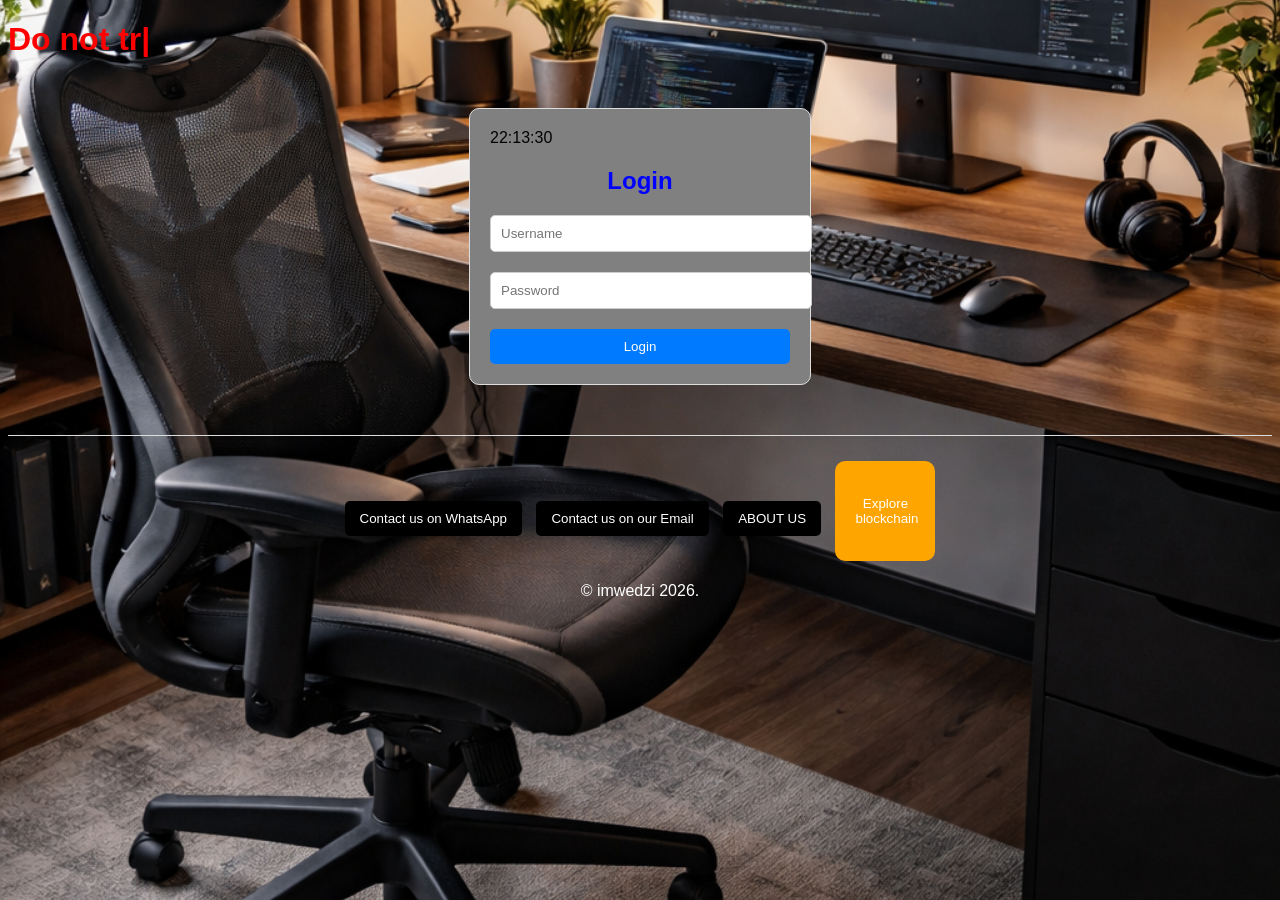
<file: index.html>
<!DOCTYPE html>
<html lang="en">
    <head>
        <meta charset="UTF-8">
        <meta name="viewport" content="width=device-width,initial-scale=1">
        <meta name="author" content="israel Mwedzi">
        <meta name="keywords" content="Israel Mwedzi">
          <meta name="description" content="VELOXA DIGITAL ">
        <meta name="title" content="VELOXA DIGITAL">
        
  <title> VELOXA DIGITAL</title>

  <link rel="canonical" href="https://israelmwedzi.github.io/www.co.zw/">
        </head>
        <link rel="stylesheet" href="index.css">
    <link rel="stylesheet" href="https://www.w3schools.com/w3css/5/w3.css">
       
       
    </head>
    <body>

 <!-- <div class="fullscreen">-->
    
        <div class="Welcome">
            <h1 id="header-text" style="color:red;"><b><i></i></b></h1>
        </div>

        <div class="login-container">
            <div id="root"></div>
            <h2 style="color:blue;">Login</h2>
            <div class="error-message" id="error-message">Invalid username or password</div>
            <form id="login-form">
                <input type="text" id="username" placeholder="Username" required>
                <input type="password" id="password" placeholder="Password" required>
                <button type="submit">Login</button>
            </form>
        </div>

        <footer>
            <div id="contact">
                <button id="WhatsApp"><a href="https://wa.me/+263773623932">Contact us on WhatsApp</a></button>
                <button id="email"><a href="mailto:israelmwedzi28@gmail.com">Contact us on our Email</a></button>
                <button id="about" onclick="about()">ABOUT US</button>

                <button id="blockchain" onclick="window.location.href=`https://www.blockchain.com/explorer`;">Explore blockchain</button>
            </div>
            <p style="color:white;">&copy; imwedzi 2026.</p>
             <script src="index.js"></script>
        
        </footer>
</file>
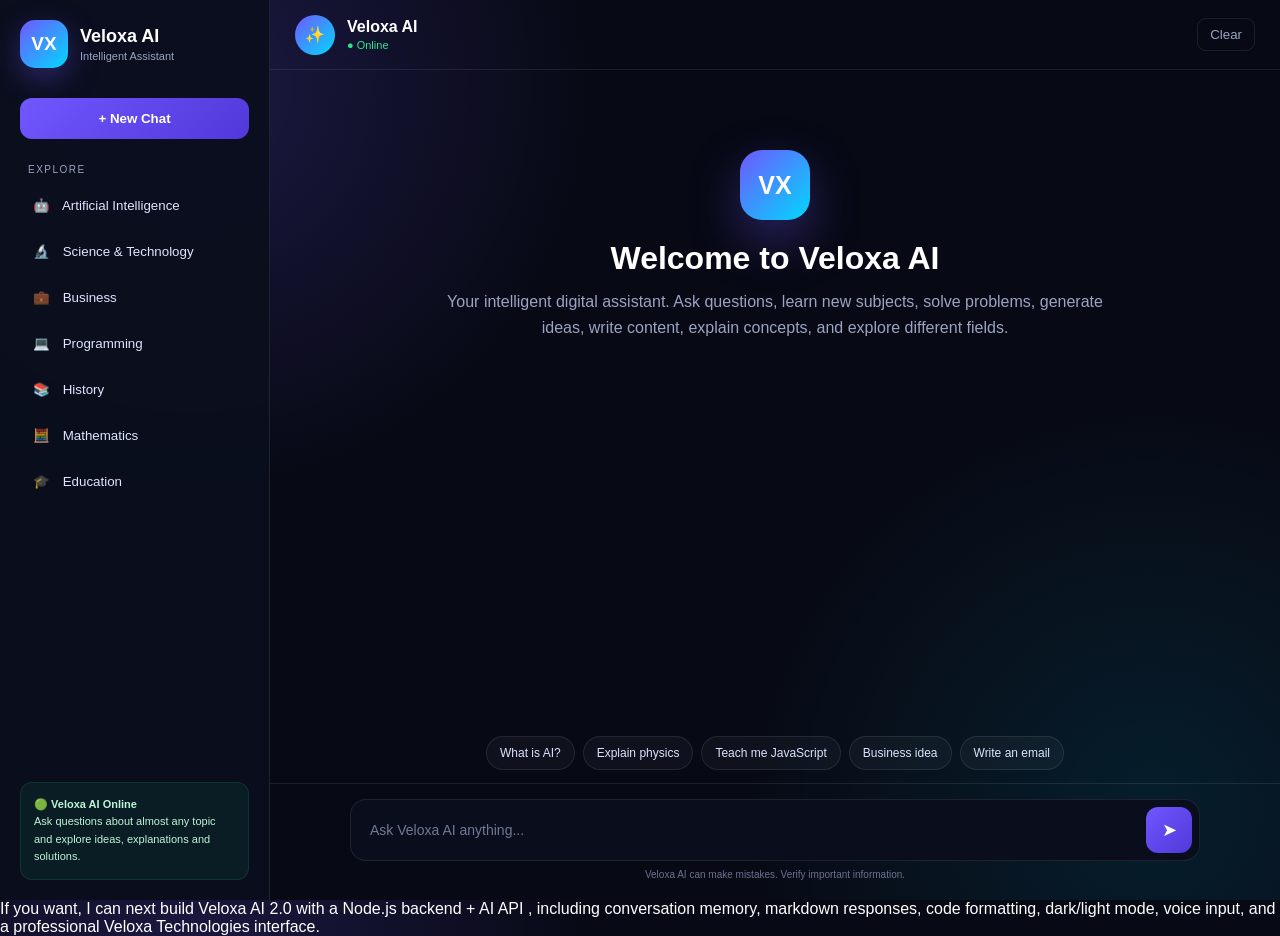
<file: ai.html>
<!DOCTYPE html>
<html lang="en">
<head>
  <meta charset="UTF-8">
  <meta name="viewport" content="width=device-width, initial-scale=1.0">

  <title>Veloxa AI</title>

  <style>
    * {
      margin: 0;
      padding: 0;
      box-sizing: border-box;
    }

    :root {
      --primary: #7057ff;
      --primary-dark: #5038d9;
      --secondary: #00d9ff;
      --bg: #070914;
      --panel: #0e1222;
      --panel2: #171c31;
      --text: #ffffff;
      --muted: #9ba4c2;
      --border: rgba(255,255,255,0.09);
      --green: #2ee68a;
    }

    body {
      font-family: Arial, Helvetica, sans-serif;
      background:
        radial-gradient(
          circle at 15% 10%,
          rgba(112,87,255,0.20),
          transparent 30%
        ),
        radial-gradient(
          circle at 90% 90%,
          rgba(0,217,255,0.10),
          transparent 30%
        ),
        var(--bg);

      color: var(--text);
      height: 100vh;
      overflow: hidden;
    }

    /* =========================
       APP
    ========================= */

    .app {
      height: 100vh;
      display: grid;
      grid-template-columns: 270px 1fr;
    }

    /* =========================
       SIDEBAR
    ========================= */

    .sidebar {
      background: rgba(10,14,29,0.95);
      border-right: 1px solid var(--border);
      padding: 20px;
      display: flex;
      flex-direction: column;
    }

    .logo-area {
      display: flex;
      align-items: center;
      gap: 12px;
      margin-bottom: 30px;
    }

    .logo {
      width: 48px;
      height: 48px;
      border-radius: 15px;

      display: flex;
      justify-content: center;
      align-items: center;

      font-size: 19px;
      font-weight: bold;

      background:
        linear-gradient(
          135deg,
          var(--primary),
          var(--secondary)
        );

      box-shadow:
        0 10px 30px rgba(112,87,255,0.35);
    }

    .logo-text h1 {
      font-size: 18px;
    }

    .logo-text p {
      color: var(--muted);
      font-size: 11px;
      margin-top: 3px;
    }

    .new-chat {
      width: 100%;
      padding: 13px;
      border-radius: 12px;

      background: linear-gradient(
        135deg,
        var(--primary),
        var(--primary-dark)
      );

      border: none;
      color: white;
      font-weight: bold;
      cursor: pointer;

      margin-bottom: 25px;
    }

    .new-chat:hover {
      filter: brightness(1.12);
    }

    .menu-title {
      font-size: 10px;
      color: var(--muted);
      letter-spacing: 1.5px;
      text-transform: uppercase;
      margin: 0 8px 10px;
    }

    .topic-btn {
      width: 100%;
      background: transparent;
      color: #dfe4ff;
      border: 1px solid transparent;

      text-align: left;
      padding: 12px;

      border-radius: 11px;
      margin-bottom: 5px;

      cursor: pointer;
      transition: 0.2s;
    }

    .topic-btn:hover {
      background: var(--panel2);
      border-color: var(--border);
    }

    .topic-btn span {
      margin-right: 9px;
    }

    .sidebar-bottom {
      margin-top: auto;
    }

    .status-box {
      background: rgba(46,230,138,0.07);
      border: 1px solid rgba(46,230,138,0.12);
      padding: 13px;
      border-radius: 12px;

      color: #bdf5d7;
      font-size: 11px;
      line-height: 1.6;
    }

    /* =========================
       MAIN CHAT
    ========================= */

    .main {
      display: grid;
      grid-template-rows: 70px 1fr auto auto;
      min-width: 0;
    }

    /* HEADER */

    .header {
      border-bottom: 1px solid var(--border);

      padding: 14px 25px;

      display: flex;
      justify-content: space-between;
      align-items: center;
    }

    .ai-title {
      display: flex;
      align-items: center;
      gap: 12px;
    }

    .ai-icon {
      width: 40px;
      height: 40px;
      border-radius: 50%;

      display: flex;
      justify-content: center;
      align-items: center;

      background: linear-gradient(
        135deg,
        var(--primary),
        var(--secondary)
      );
    }

    .ai-title h2 {
      font-size: 16px;
    }

    .online {
      color: var(--green);
      font-size: 11px;
      margin-top: 3px;
    }

    .header-buttons {
      display: flex;
      gap: 8px;
    }

    .header-btn {
      background: transparent;
      border: 1px solid var(--border);
      color: var(--muted);

      padding: 8px 12px;
      border-radius: 9px;

      cursor: pointer;
    }

    .header-btn:hover {
      background: var(--panel2);
      color: white;
    }

    /* =========================
       CHAT
    ========================= */

    .messages {
      overflow-y: auto;
      padding: 30px;
      scroll-behavior: smooth;
    }

    .welcome {
      max-width: 700px;
      margin: 50px auto;
      text-align: center;
    }

    .welcome-logo {
      width: 70px;
      height: 70px;

      margin: auto;
      margin-bottom: 20px;

      border-radius: 22px;

      display: flex;
      justify-content: center;
      align-items: center;

      font-size: 25px;
      font-weight: bold;

      background: linear-gradient(
        135deg,
        var(--primary),
        var(--secondary)
      );

      box-shadow:
        0 20px 50px rgba(112,87,255,0.35);
    }

    .welcome h1 {
      font-size: 32px;
      margin-bottom: 12px;
    }

    .welcome p {
      color: var(--muted);
      line-height: 1.6;
    }

    .message {
      display: flex;
      gap: 11px;

      max-width: 850px;
      margin: 0 auto 22px;

      animation: messageIn .25s ease;
    }

    .message.user {
      flex-direction: row-reverse;
    }

    .avatar {
      width: 34px;
      height: 34px;

      min-width: 34px;

      border-radius: 50%;

      display: flex;
      justify-content: center;
      align-items: center;

      background: var(--panel2);

      font-size: 10px;
      font-weight: bold;
    }

    .message.user .avatar {
      background: var(--primary);
    }

    .bubble {
      max-width: 80%;

      padding: 14px 17px;

      border-radius: 16px;

      line-height: 1.65;
      font-size: 14px;

      white-space: pre-wrap;
      overflow-wrap: anywhere;
    }

    .message.bot .bubble {
      background: var(--panel2);
      border: 1px solid var(--border);

      border-top-left-radius: 5px;
    }

    .message.user .bubble {
      background: linear-gradient(
        135deg,
        var(--primary),
        var(--primary-dark)
      );

      border-top-right-radius: 5px;
    }

    @keyframes messageIn {

      from {
        opacity: 0;
        transform: translateY(8px);
      }

      to {
        opacity: 1;
        transform: translateY(0);
      }

    }

    /* =========================
       TYPING
    ========================= */

    .typing {
      display: none;

      max-width: 850px;
      margin: auto;

      width: 100%;

      padding: 0 65px 10px;

      color: var(--muted);
      font-size: 12px;
    }

    .typing.show {
      display: block;
    }

    /* =========================
       SUGGESTIONS
    ========================= */

    .suggestions {
      display: flex;
      justify-content: center;

      flex-wrap: wrap;

      gap: 8px;

      padding: 0 20px 13px;
    }

    .suggestion {
      background: rgba(255,255,255,0.035);

      border: 1px solid var(--border);

      color: #dce2ff;

      padding: 9px 13px;

      border-radius: 20px;

      cursor: pointer;

      font-size: 12px;
    }

    .suggestion:hover {
      border-color: var(--primary);
      background: rgba(112,87,255,0.12);
    }

    /* =========================
       INPUT
    ========================= */

    .composer {
      border-top: 1px solid var(--border);
      padding: 15px 20px 20px;
    }

    .input-area {
      max-width: 850px;
      margin: auto;

      display: flex;
      gap: 10px;

      background: #090d1c;

      border: 1px solid var(--border);

      padding: 7px;

      border-radius: 16px;
    }

    #input {
      flex: 1;

      background: transparent;
      border: none;
      outline: none;

      color: white;

      padding: 12px;

      font-size: 14px;
    }

    #input::placeholder {
      color: #707995;
    }

    .send {
      width: 46px;
      height: 46px;

      border: none;
      border-radius: 12px;

      background: linear-gradient(
        135deg,
        var(--primary),
        var(--primary-dark)
      );

      color: white;

      cursor: pointer;

      font-size: 18px;
    }

    .send:hover {
      filter: brightness(1.15);
    }

    .disclaimer {
      text-align: center;

      color: #69728f;

      font-size: 10px;

      margin-top: 8px;
    }

    /* =========================
       MOBILE
    ========================= */

    @media(max-width: 750px) {

      body {
        overflow: hidden;
      }

      .app {
        grid-template-columns: 1fr;
      }

      .sidebar {
        display: none;
      }

      .header {
        padding: 12px 15px;
      }

      .messages {
        padding: 20px 15px;
      }

      .bubble {
        max-width: 90%;
      }

      .welcome {
        margin: 60px 10px;
      }

      .welcome h1 {
        font-size: 27px;
      }

      .header-btn {
        padding: 7px 9px;
      }

    }
  </style>
</head>

<body>

<div class="app">

  <!-- =========================
       SIDEBAR
  ========================== -->

  <aside class="sidebar">

    <div class="logo-area">

      <div class="logo">
        VX
      </div>

      <div class="logo-text">
        <h1>Veloxa AI</h1>
        <p>Intelligent Assistant</p>
      </div>

    </div>

    <button
      class="new-chat"
      id="newChat">

      + New Chat

    </button>

    <div class="menu-title">
      Explore
    </div>

    <button
      class="topic-btn"
      data-question="Explain artificial intelligence in simple terms">

      <span>🤖</span>
      Artificial Intelligence

    </button>

    <button
      class="topic-btn"
      data-question="Explain science and technology">

      <span>🔬</span>
      Science & Technology

    </button>

    <button
      class="topic-btn"
      data-question="Help me learn business and entrepreneurship">

      <span>💼</span>
      Business

    </button>

    <button
      class="topic-btn"
      data-question="Teach me about programming">

      <span>💻</span>
      Programming

    </button>

    <button
      class="topic-btn"
      data-question="Explain history">

      <span>📚</span>
      History

    </button>

    <button
      class="topic-btn"
      data-question="Help me learn mathematics">

      <span>🧮</span>
      Mathematics

    </button>

    <button
      class="topic-btn"
      data-question="Give me general educational information">

      <span>🎓</span>
      Education

    </button>

    <div class="sidebar-bottom">

      <div class="status-box">

        🟢 <strong>Veloxa AI Online</strong>

        <br>

        Ask questions about almost
        any topic and explore ideas,
        explanations and solutions.

      </div>

    </div>

  </aside>

  <!-- =========================
       MAIN
  ========================== -->

  <main class="main">

    <!-- HEADER -->

    <header class="header">

      <div class="ai-title">

        <div class="ai-icon">
          ✨
        </div>

        <div>

          <h2>
            Veloxa AI
          </h2>

          <div class="online">
            ● Online
          </div>

        </div>

      </div>

      <div class="header-buttons">

        <button
          class="header-btn"
          id="clearBtn">

          Clear

        </button>

      </div>

    </header>

    <!-- MESSAGES -->

    <section
      class="messages"
      id="messages">

      <div
        class="welcome"
        id="welcome">

        <div class="welcome-logo">
          VX
        </div>

        <h1>
          Welcome to Veloxa AI
        </h1>

        <p>
          Your intelligent digital assistant.
          Ask questions, learn new subjects,
          solve problems, generate ideas,
          write content, explain concepts,
          and explore different fields.
        </p>

      </div>

    </section>

    <!-- TYPING -->

    <div
      class="typing"
      id="typing">

      Veloxa AI is thinking...

    </div>

    <!-- SUGGESTIONS -->

    <div class="suggestions">

      <button
        class="suggestion"
        data-question="What is artificial intelligence?">

        What is AI?

      </button>

      <button
        class="suggestion"
        data-question="Explain quantum physics simply">

        Explain physics

      </button>

      <button
        class="suggestion"
        data-question="Teach me JavaScript">

        Teach me JavaScript

      </button>

      <button
        class="suggestion"
        data-question="Give me a business idea">

        Business idea

      </button>

      <button
        class="suggestion"
        data-question="Help me write a professional email">

        Write an email

      </button>

    </div>

    <!-- COMPOSER -->

    <div class="composer">

      <form
        class="input-area"
        id="chatForm">

        <input
          id="input"
          type="text"
          autocomplete="off"
          placeholder="Ask Veloxa AI anything..."
        >

        <button
          class="send"
          type="submit">

          ➤

        </button>

      </form>

      <div class="disclaimer">

        Veloxa AI can make mistakes.
        Verify important information.

      </div>

    </div>

  </main>

</div>

<script>

  /* ==========================================
     VELOXA AI
  ========================================== */

  const messages =
    document.getElementById("messages");

  const input =
    document.getElementById("input");

  const chatForm =
    document.getElementById("chatForm");

  const typing =
    document.getElementById("typing");

  const welcome =
    document.getElementById("welcome");

  const clearBtn =
    document.getElementById("clearBtn");

  const newChat =
    document.getElementById("newChat");

  /* ==========================================
     KNOWLEDGE BASE
  ========================================== */

  const knowledge = {

    ai: `
Artificial Intelligence (AI) is the field of computer science focused on creating systems that can perform tasks that normally require human intelligence.

Examples include:

• Chatbots
• Image recognition
• Speech recognition
• Recommendation systems
• Autonomous systems
• Machine learning
• Generative AI

AI learns patterns from data and can use those patterns to make predictions, generate content or assist with decisions.
`,

    programming: `
Programming is the process of creating instructions that computers can execute.

Popular programming languages include:

• JavaScript
• Python
• Java
• C
• C++
• C#
• PHP
• Go
• Rust

JavaScript is particularly popular for web development because it runs directly in modern web browsers.
`,

    mathematics: `
Mathematics is the study of numbers, structures, patterns, quantities and relationships.

Major areas include:

• Arithmetic
• Algebra
• Geometry
• Calculus
• Statistics
• Probability
• Number theory
• Linear algebra

I can help explain mathematical concepts step by step.
`,

    science: `
Science is a systematic way of studying the natural world through observation, experimentation and evidence.

Major scientific fields include:

• Physics
• Chemistry
• Biology
• Astronomy
• Earth science
• Computer science
• Environmental science
`,

    business: `
Business involves creating, delivering and exchanging products or services.

Important areas include:

• Entrepreneurship
• Marketing
• Finance
• Sales
• Management
• Strategy
• Accounting
• Operations

A successful business generally needs a valuable solution to a real customer problem.
`,

    history: `
History is the study of past events, civilizations, people and societies.

It helps us understand how political systems, cultures, technologies and economies developed over time.

You can ask me about a particular historical period, civilization or event.
`,

    education: `
Education is the process of acquiring knowledge, skills, values and understanding.

I can help with:

• Study plans
• Explanations
• Summaries
• Research topics
• Programming
• Mathematics
• Science
• Writing
• Exam preparation
`,

    technology: `
Technology refers to tools, systems and techniques developed to solve problems and accomplish goals.

Modern technology includes:

• Artificial Intelligence
• Cloud computing
• Software
• Robotics
• Cybersecurity
• Blockchain
• Internet technologies
• Mobile applications
• Databases
• Automation
`

  };

  /* ==========================================
     ADD MESSAGE
  ========================================== */

  function addMessage(text, sender) {

    if (welcome) {
      welcome.remove();
    }

    const message =
      document.createElement("div");

    message.className =
      "message " + sender;

    const avatar =
      document.createElement("div");

    avatar.className = "avatar";

    avatar.textContent =
      sender === "bot"
        ? "VX"
        : "YOU";

    const bubble =
      document.createElement("div");

    bubble.className = "bubble";

    bubble.textContent = text;

    message.appendChild(avatar);

    message.appendChild(bubble);

    messages.appendChild(message);

    messages.scrollTop =
      messages.scrollHeight;

  }

  /* ==========================================
     FIND TOPIC
  ========================================== */

  function detectTopic(question) {

    const q =
      question.toLowerCase();

    if (
      q.includes("artificial intelligence") ||
      q.includes("machine learning") ||
      q.includes("what is ai") ||
      q.includes("chatbot")
    ) {
      return "ai";
    }

    if (
      q.includes("programming") ||
      q.includes("javascript") ||
      q.includes("python") ||
      q.includes("coding") ||
      q.includes("software")
    ) {
      return "programming";
    }

    if (
      q.includes("math") ||
      q.includes("mathematics") ||
      q.includes("algebra") ||
      q.includes("calculus")
    ) {
      return "mathematics";
    }

    if (
      q.includes("science") ||
      q.includes("physics") ||
      q.includes("chemistry") ||
      q.includes("biology")
    ) {
      return "science";
    }

    if (
      q.includes("business") ||
      q.includes("entrepreneur") ||
      q.includes("marketing") ||
      q.includes("startup")
    ) {
      return "business";
    }

    if (
      q.includes("history") ||
      q.includes("historical") ||
      q.includes("civilization")
    ) {
      return "history";
    }

    if (
      q.includes("education") ||
      q.includes("study") ||
      q.includes("learn")
    ) {
      return "education";
    }

    if (
      q.includes("technology") ||
      q.includes("tech") ||
      q.includes("computer")
    ) {
      return "technology";
    }

    return null;

  }

  /* ==========================================
     AI RESPONSE ENGINE
  ========================================== */

  function generateResponse(question) {

    const q =
      question.toLowerCase().trim();

    /* Greetings */

    if (
      q === "hi" ||
      q === "hello" ||
      q === "hey" ||
      q.startsWith("hello ")
    ) {

      return `
Hello! 👋

I'm Veloxa AI.

I can help you with questions about science, technology, business, programming, education, mathematics, history, writing and many other subjects.

What would you like to know?
`;

    }

    /* Identity */

    if (
      q.includes("who are you") ||
      q.includes("what are you")
    ) {

      return `
I am Veloxa AI, an intelligent assistant developed for Veloxa Technologies.

I am designed to help users learn, solve problems, generate ideas, write content and explore information across many different fields.
`;

    }

    /* Company */

    if (
      q.includes("veloxa") ||
      q.includes("veloxa technologies")
    ) {

      return `
Veloxa Technologies is a technology-focused organization.

Its areas can include:

🤖 Artificial Intelligence
📚 Digital publishing and Veloxa Books
📈 Forex-related education and technology
💻 Software and web development
⚙️ Digital solutions
🌐 Technology services

Veloxa AI is the intelligent-assistant component of this ecosystem.
`;

    }

    /* Thanks */

    if (
      q.includes("thank") ||
      q.includes("thanks")
    ) {

      return `
You're welcome! 😊

Feel free to ask Veloxa AI another question.
`;

    }

    /* Goodbye */

    if (
      q === "bye" ||
      q === "goodbye"
    ) {

      return `
Goodbye! 👋

I'll be here whenever you need Veloxa AI.
`;

    }

    /* Simple arithmetic */

    if (
      /^[0-9+\-*/().\s]+$/.test(q)
    ) {

      try {

        const result =
          Function(
            '"use strict"; return (' +
            q +
            ')'
          )();

        return "The answer is: " + result;

      } catch {

        return "I couldn't calculate that expression.";

      }

    }

    /* Topic detection */

    const topic =
      detectTopic(q);

    if (topic) {

      return knowledge[topic];

    }

    /* Writing */

    if (
      q.includes("write") ||
      q.includes("essay") ||
      q.includes("email") ||
      q.includes("letter") ||
      q.includes("paragraph")
    ) {

      return `
I can help you write that.

Please provide:

1. The type of content you need.
2. The topic.
3. The intended audience.
4. The tone you want.

For example:

"Write a professional email asking a client for a meeting."

Then I can help structure it.
`;

    }

    /* Explanation */

    if (
      q.includes("explain") ||
      q.includes("what is") ||
      q.includes("define")
    ) {

      return `
I'd be happy to explain that.

For the most useful explanation, tell me the exact concept or subject.

For example:

• Explain blockchain
• Explain economics
• Explain quantum physics
• Explain photosynthesis
• Explain programming
• Explain cryptocurrency

I'll try to make the explanation clear and easy to understand.
`;

    }

    /* General fallback */

    return `
That's an interesting question.

I can help explore it, but this browser-only version of Veloxa AI uses a local response engine rather than a full large language model.

You can ask me about:

🤖 AI & Machine Learning
💻 Programming & Software
🔬 Science
🧮 Mathematics
💼 Business
📚 History
🎓 Education
🌐 Technology
✍️ Writing
💡 Ideas & Problem Solving

For genuinely open-ended answers to almost any question, connect this interface to an AI model through a secure backend API.
`;

  }

  /* ==========================================
     SEND MESSAGE
  ========================================== */

  function sendMessage(question) {

    question =
      question.trim();

    if (!question) {
      return;
    }

    addMessage(
      question,
      "user"
    );

    input.value = "";

    typing.classList.add("show");

    setTimeout(() => {

      const answer =
        generateResponse(question);

      typing.classList.remove("show");

      addMessage(
        answer,
        "bot"
      );

    }, 700);

  }

  /* ==========================================
     FORM
  ========================================== */

  chatForm.addEventListener(
    "submit",
    function(event) {

      event.preventDefault();

      sendMessage(input.value);

    }
  );

  /* ==========================================
     SUGGESTIONS
  ========================================== */

  document
    .querySelectorAll("[data-question]")
    .forEach(button => {

      button.addEventListener(
        "click",
        function() {

          sendMessage(
            button.dataset.question
          );

        }
      );

    });

  /* ==========================================
     CLEAR CHAT
  ========================================== */

  function clearChat() {

    messages.innerHTML = `

      <div class="welcome" id="welcome">

        <div class="welcome-logo">
          VX
        </div>

        <h1>
          Welcome to Veloxa AI
        </h1>

        <p>
          Your intelligent digital assistant.
          Ask questions, learn new subjects,
          solve problems, generate ideas,
          and explore different fields.
        </p>

      </div>

    `;

  }

  clearBtn.addEventListener(
    "click",
    clearChat
  );

  newChat.addEventListener(
    "click",
    clearChat
  );

  /* ==========================================
     ENTER KEY
  ========================================== */

  input.addEventListener(
    "keydown",
    function(event) {

      if (
        event.key === "Enter" &&
        !event.shiftKey
      ) {

        event.preventDefault();

        chatForm.dispatchEvent(
          new Event("submit")
        );

      }

    }
  );

</script>

</body>
</html>

 If you want, I can next  build Veloxa AI 2.0 with a Node.js backend + AI API , including conversation memory, markdown responses, code formatting, dark/light mode, voice input, and a professional Veloxa Technologies interface.
</file>
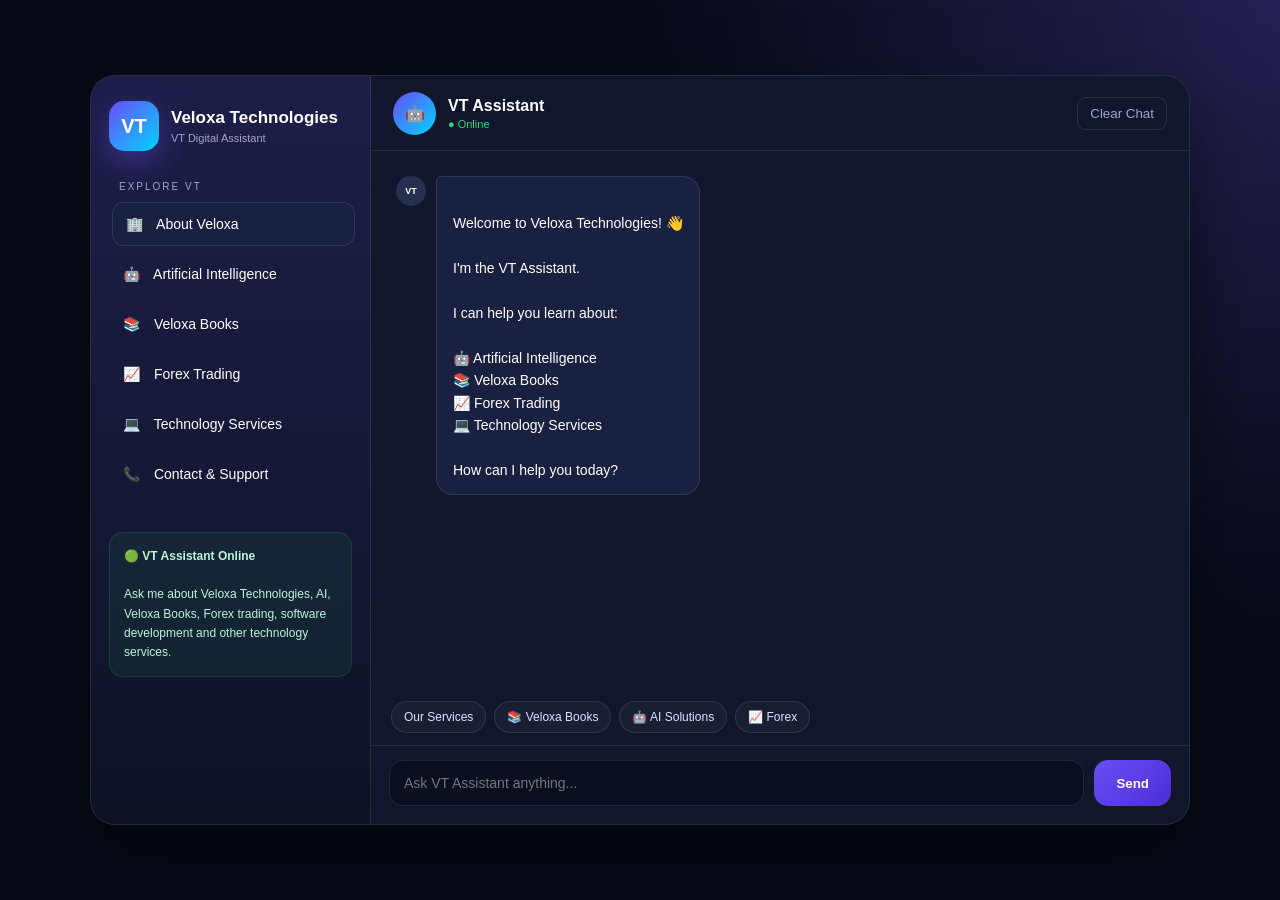
<file: chatbot.html>
<!DOCTYPE html>
<html lang="en">
<head>
  <meta charset="UTF-8">
  <meta name="viewport" content="width=device-width, initial-scale=1.0">
  <title>Veloxa Technologies | VT Assistant</title>

  <style>
    * {
      margin: 0;
      padding: 0;
      box-sizing: border-box;
    }

    :root {
      --primary: #6c4df6;
      --primary-dark: #4b2fd3;
      --accent: #00d4ff;
      --background: #070a16;
      --sidebar: #0d1224;
      --chat: #10162b;
      --message: #1a2140;
      --text: #ffffff;
      --muted: #9ca7c7;
      --border: rgba(255,255,255,0.1);
      --success: #27d980;
    }

    body {
      font-family: Arial, Helvetica, sans-serif;
      background:
        radial-gradient(circle at top right, #242052, transparent 40%),
        var(--background);
      color: var(--text);
      min-height: 100vh;
      display: flex;
      justify-content: center;
      align-items: center;
      padding: 20px;
    }

    .app {
      width: 1100px;
      max-width: 100%;
      height: 750px;
      max-height: 95vh;
      display: grid;
      grid-template-columns: 280px 1fr;
      background: var(--chat);
      border: 1px solid var(--border);
      border-radius: 25px;
      overflow: hidden;
      box-shadow: 0 30px 80px rgba(0,0,0,0.5);
    }

    /* SIDEBAR */

    .sidebar {
      background: linear-gradient(
        180deg,
        rgba(108,77,246,0.15),
        rgba(13,18,36,0.95)
      );
      border-right: 1px solid var(--border);
      padding: 25px 18px;
    }

    .brand {
      display: flex;
      align-items: center;
      gap: 12px;
      margin-bottom: 30px;
    }

    .logo {
      width: 50px;
      height: 50px;
      border-radius: 15px;
      display: flex;
      justify-content: center;
      align-items: center;
      font-size: 20px;
      font-weight: bold;
      background: linear-gradient(
        135deg,
        var(--primary),
        var(--accent)
      );
      box-shadow: 0 10px 30px rgba(108,77,246,0.4);
    }

    .brand h2 {
      font-size: 17px;
    }

    .brand p {
      font-size: 11px;
      color: var(--muted);
      margin-top: 4px;
    }

    .menu-title {
      color: var(--muted);
      text-transform: uppercase;
      font-size: 10px;
      letter-spacing: 2px;
      margin: 20px 10px 10px;
    }

    .service-btn {
      width: 100%;
      border: 1px solid transparent;
      background: transparent;
      color: white;
      text-align: left;
      padding: 13px;
      margin-bottom: 6px;
      border-radius: 12px;
      cursor: pointer;
      font-size: 14px;
      transition: 0.2s;
    }

    .service-btn:hover,
    .service-btn.active {
      background: var(--message);
      border-color: var(--border);
      transform: translateX(3px);
    }

    .service-btn span {
      margin-right: 10px;
    }

    .online-box {
      margin-top: 30px;
      padding: 14px;
      background: rgba(39,217,128,0.08);
      border: 1px solid rgba(39,217,128,0.15);
      border-radius: 14px;
      color: #bff5d7;
      font-size: 12px;
      line-height: 1.6;
    }

    /* CHAT AREA */

    .chat {
      display: grid;
      grid-template-rows: 75px 1fr auto auto;
      min-width: 0;
    }

    .chat-header {
      border-bottom: 1px solid var(--border);
      padding: 15px 22px;
      display: flex;
      justify-content: space-between;
      align-items: center;
    }

    .assistant {
      display: flex;
      align-items: center;
      gap: 12px;
    }

    .assistant-avatar {
      width: 43px;
      height: 43px;
      border-radius: 50%;
      background: linear-gradient(
        135deg,
        var(--primary),
        var(--accent)
      );
      display: flex;
      justify-content: center;
      align-items: center;
    }

    .assistant-name {
      font-weight: bold;
    }

    .status {
      color: var(--success);
      font-size: 11px;
      margin-top: 3px;
    }

    .clear-btn {
      background: transparent;
      border: 1px solid var(--border);
      color: var(--muted);
      padding: 8px 12px;
      border-radius: 9px;
      cursor: pointer;
    }

    .clear-btn:hover {
      color: white;
      background: var(--message);
    }

    /* MESSAGES */

    .messages {
      padding: 25px;
      overflow-y: auto;
    }

    .message {
      display: flex;
      gap: 10px;
      margin-bottom: 18px;
      max-width: 82%;
      animation: messageIn 0.25s ease;
    }

    .message.user {
      margin-left: auto;
      flex-direction: row-reverse;
    }

    .small-avatar {
      width: 30px;
      height: 30px;
      min-width: 30px;
      border-radius: 50%;
      background: #272f52;
      display: flex;
      justify-content: center;
      align-items: center;
      font-size: 9px;
      font-weight: bold;
    }

    .bubble {
      padding: 13px 16px;
      border-radius: 17px;
      font-size: 14px;
      line-height: 1.6;
      white-space: pre-line;
    }

    .bot .bubble {
      background: var(--message);
      border: 1px solid var(--border);
      border-top-left-radius: 5px;
    }

    .user .bubble {
      background: linear-gradient(
        135deg,
        var(--primary),
        var(--primary-dark)
      );
      border-top-right-radius: 5px;
    }

    @keyframes messageIn {
      from {
        opacity: 0;
        transform: translateY(7px);
      }

      to {
        opacity: 1;
        transform: translateY(0);
      }
    }

    /* TYPING */

    .typing {
      display: none;
      padding: 0 25px 10px 65px;
      color: var(--muted);
      font-size: 12px;
    }

    .typing.show {
      display: block;
    }

    /* QUICK BUTTONS */

    .quick-actions {
      display: flex;
      gap: 8px;
      flex-wrap: wrap;
      padding: 0 20px 12px;
    }

    .quick {
      background: rgba(255,255,255,0.04);
      color: #dce2ff;
      border: 1px solid var(--border);
      padding: 8px 12px;
      border-radius: 20px;
      cursor: pointer;
      font-size: 12px;
    }

    .quick:hover {
      background: rgba(108,77,246,0.2);
      border-color: var(--primary);
    }

    /* INPUT */

    .composer {
      border-top: 1px solid var(--border);
      padding: 14px 18px 18px;
    }

    form {
      display: flex;
      gap: 10px;
    }

    #userInput {
      flex: 1;
      background: #090e20;
      color: white;
      border: 1px solid var(--border);
      border-radius: 14px;
      padding: 14px;
      outline: none;
      font-size: 14px;
    }

    #userInput:focus {
      border-color: var(--primary);
      box-shadow: 0 0 0 3px rgba(108,77,246,0.15);
    }

    .send-btn {
      background: linear-gradient(
        135deg,
        var(--primary),
        var(--primary-dark)
      );
      color: white;
      border: none;
      border-radius: 14px;
      padding: 0 22px;
      font-weight: bold;
      cursor: pointer;
    }

    .send-btn:hover {
      transform: translateY(-1px);
      filter: brightness(1.1);
    }

    /* MOBILE */

    @media (max-width: 750px) {

      body {
        padding: 0;
      }

      .app {
        height: 100vh;
        max-height: none;
        border-radius: 0;
        grid-template-columns: 1fr;
      }

      .sidebar {
        display: none;
      }

      .message {
        max-width: 92%;
      }
    }
  </style>
</head>

<body>

  <div class="app">

    <!-- SIDEBAR -->
    <aside class="sidebar">

      <div class="brand">
        <div class="logo">VT</div>

        <div>
          <h2>Veloxa Technologies</h2>
          <p>VT Digital Assistant</p>
        </div>
      </div>

      <div class="menu-title">
        Explore VT
      </div>

      <button class="service-btn active" data-topic="company">
        <span>🏢</span> About Veloxa
      </button>

      <button class="service-btn" data-topic="ai">
        <span>🤖</span> Artificial Intelligence
      </button>

      <button class="service-btn" data-topic="books">
        <span>📚</span> Veloxa Books
      </button>

      <button class="service-btn" data-topic="forex">
        <span>📈</span> Forex Trading
      </button>

      <button class="service-btn" data-topic="tech">
        <span>💻</span> Technology Services
      </button>

      <button class="service-btn" data-topic="contact">
        <span>📞</span> Contact & Support
      </button>

      <div class="online-box">
        🟢 <strong>VT Assistant Online</strong>
        <br><br>
        Ask me about Veloxa Technologies,
        AI, Veloxa Books, Forex trading,
        software development and other
        technology services.
      </div>

    </aside>

    <!-- CHAT -->
    <section class="chat">

      <!-- HEADER -->
      <header class="chat-header">

        <div class="assistant">

          <div class="assistant-avatar">
            🤖
          </div>

          <div>
            <div class="assistant-name">
              VT Assistant
            </div>

            <div class="status">
              ● Online
            </div>
          </div>

        </div>

        <button class="clear-btn" id="clearBtn">
          Clear Chat
        </button>

      </header>

      <!-- MESSAGES -->
      <div class="messages" id="messages"></div>

      <!-- TYPING -->
      <div class="typing" id="typing">
        VT Assistant is typing...
      </div>

      <!-- QUICK QUESTIONS -->
      <div class="quick-actions">

        <button class="quick"
          data-question="What services does Veloxa Technologies offer?">
          Our Services
        </button>

        <button class="quick"
          data-question="Tell me about Veloxa Books">
          📚 Veloxa Books
        </button>

        <button class="quick"
          data-question="Tell me about your AI services">
          🤖 AI Solutions
        </button>

        <button class="quick"
          data-question="Tell me about Forex trading">
          📈 Forex
        </button>

      </div>

      <!-- COMPOSER -->
      <div class="composer">

        <form id="chatForm">

          <input
            type="text"
            id="userInput"
            placeholder="Ask VT Assistant anything..."
            autocomplete="off"
          >

          <button
            type="submit"
            class="send-btn">
            Send
          </button>

        </form>

      </div>

    </section>

  </div>

  <script>

    const messages = document.getElementById("messages");
    const input = document.getElementById("userInput");
    const form = document.getElementById("chatForm");
    const typing = document.getElementById("typing");
    const clearBtn = document.getElementById("clearBtn");

    /*
      ============================
      VELOXA KNOWLEDGE BASE
      ============================
    */

    const knowledge = {

      company: `
Veloxa Technologies (VT) is a technology-focused company providing innovative digital and technology solutions.

Our main areas include:

🤖 Artificial Intelligence
📚 Veloxa Books
📈 Forex Trading
💻 Software & Technology Services

VT focuses on helping individuals and businesses use modern technology to solve problems, improve productivity and create digital opportunities.
`,

      ai: `
Veloxa Technologies provides Artificial Intelligence solutions designed to help businesses and individuals use AI effectively.

Our AI services can include:

• AI chatbots
• Business automation
• AI-powered applications
• Intelligent data processing
• Machine learning solutions
• AI assistants
• Custom AI software

Tell me what you want to build and I can help you define an AI solution for it.
`,

      books: `
Veloxa Books is the digital publishing and educational side of Veloxa Technologies.

Veloxa Books can provide:

📚 Digital books
📖 Educational materials
💻 Technology guides
🧠 Learning resources
📘 Business and development content

The platform can be expanded with an online bookstore, digital downloads, authors, categories and payment integration.
`,

      forex: `
Veloxa Technologies can provide Forex-related education, information and trading resources.

Topics may include:

📈 Forex fundamentals
💱 Currency pairs
📊 Technical analysis
🧠 Trading psychology
💰 Risk management
📉 Market analysis

IMPORTANT:
Forex trading carries significant financial risk. Information provided by this chatbot is educational and should not be considered a guarantee of profit or personalized financial advice.
`,

      tech: `
Veloxa Technologies can provide a range of technology services, including:

💻 Web development
📱 Mobile application development
🖥️ Software development
🎨 UI/UX design
☁️ Cloud solutions
⚙️ Business automation
🔐 Technology consulting
🗄️ Database solutions
🌐 Digital platforms

Tell me what you want to build and VT Assistant can help you plan the project.
`,

      contact: `
For the live Veloxa Technologies website, you can customize this section with your official contact information.

For example:

📧 Email: info@yourdomain.com
🌐 Website: www.yourdomain.com
📱 WhatsApp: +000 000 000 000
📍 Location: Your business location

Replace these demo details with Veloxa Technologies' real contact information.
`

    };

    /*
      ============================
      QUESTION MATCHING
      ============================
    */

    const answers = [

      {
        keywords: [
          "service",
          "services",
          "offer",
          "company",
          "veloxa",
          "what do you do"
        ],
        topic: "company"
      },

      {
        keywords: [
          "ai",
          "artificial intelligence",
          "machine learning",
          "chatbot",
          "automation"
        ],
        topic: "ai"
      },

      {
        keywords: [
          "book",
          "books",
          "veloxa books",
          "publishing",
          "ebook"
        ],
        topic: "books"
      },

      {
        keywords: [
          "forex",
          "trading",
          "currency",
          "currency pair",
          "forex trading"
        ],
        topic: "forex"
      },

      {
        keywords: [
          "technology",
          "tech",
          "software",
          "website",
          "web development",
          "mobile",
          "application",
          "app",
          "cloud",
          "database"
        ],
        topic: "tech"
      },

      {
        keywords: [
          "contact",
          "support",
          "email",
          "phone",
          "whatsapp",
          "location"
        ],
        topic: "contact"
      }

    ];

    /*
      ============================
      ADD MESSAGE
      ============================
    */

    function addMessage(text, sender = "bot") {

      const message = document.createElement("div");

      message.className = `message ${sender}`;

      const avatar = document.createElement("div");

      avatar.className = "small-avatar";

      avatar.textContent =
        sender === "bot"
          ? "VT"
          : "YOU";

      const bubble = document.createElement("div");

      bubble.className = "bubble";

      bubble.textContent = text;

      message.appendChild(avatar);
      message.appendChild(bubble);

      messages.appendChild(message);

      messages.scrollTop =
        messages.scrollHeight;
    }

    /*
      ============================
      GET BOT ANSWER
      ============================
    */

    function getAnswer(question) {

      const text =
        question.toLowerCase().trim();

      // Greetings

      if (
        text === "hi" ||
        text === "hello" ||
        text === "hey" ||
        text.startsWith("hi ") ||
        text.startsWith("hello ")
      ) {

        return `
Hello! 👋

Welcome to Veloxa Technologies.

I'm the VT Assistant and I can help you learn about:

🤖 AI
📚 Veloxa Books
📈 Forex Trading
💻 Technology Services

What would you like to know?
`;

      }

      // Thanks

      if (
        text.includes("thank you") ||
        text.includes("thanks")
      ) {

        return `
You're welcome! 😊

I'm always here to help you learn more about Veloxa Technologies.
`;

      }

      // Who are you?

      if (
        text.includes("who are you") ||
        text.includes("what are you")
      ) {

        return `
I'm VT Assistant, the virtual assistant for Veloxa Technologies.

I provide information about VT's services including AI, Veloxa Books, Forex trading and technology solutions.
`;

      }

      // Search knowledge base

      for (const answer of answers) {

        for (const keyword of answer.keywords) {

          if (text.includes(keyword)) {

            return knowledge[answer.topic];

          }

        }

      }

      // Default answer

      return `
I'm not completely sure what you mean.

I can help you with:

🤖 Artificial Intelligence
📚 Veloxa Books
📈 Forex Trading
💻 Technology Services
🏢 Veloxa Technologies
📞 Contact & Support

Try asking:

"What AI services do you offer?"

or

"Tell me about Veloxa Books."
`;

    }

    /*
      ============================
      CHAT RESPONSE
      ============================
    */

    function respond(question) {

      if (!question.trim()) {
        return;
      }

      addMessage(question, "user");

      typing.classList.add("show");

      setTimeout(() => {

        typing.classList.remove("show");

        const answer =
          getAnswer(question);

        addMessage(answer, "bot");

      }, 600);

    }

    /*
      ============================
      FORM SUBMIT
      ============================
    */

    form.addEventListener("submit", function(event) {

      event.preventDefault();

      const question =
        input.value.trim();

      if (!question) {
        return;
      }

      input.value = "";

      respond(question);

    });

    /*
      ============================
      QUICK QUESTIONS
      ============================
    */

    document
      .querySelectorAll(".quick")
      .forEach(button => {

        button.addEventListener("click", () => {

          const question =
            button.dataset.question;

          respond(question);

        });

      });

    /*
      ============================
      SIDEBAR SERVICES
      ============================
    */

    document
      .querySelectorAll(".service-btn")
      .forEach(button => {

        button.addEventListener("click", () => {

          document
            .querySelectorAll(".service-btn")
            .forEach(btn =>
              btn.classList.remove("active")
            );

          button.classList.add("active");

          const topic =
            button.dataset.topic;

          addMessage(
            `Tell me about ${button.innerText.trim()}`,
            "user"
          );

          typing.classList.add("show");

          setTimeout(() => {

            typing.classList.remove("show");

            addMessage(
              knowledge[topic],
              "bot"
            );

          }, 500);

        });

      });

    /*
      ============================
      CLEAR CHAT
      ============================
    */

    clearBtn.addEventListener("click", () => {

      messages.innerHTML = "";

      addMessage(`
Welcome to Veloxa Technologies! 👋

I'm the VT Assistant.

I can help you learn about:

🤖 Artificial Intelligence
📚 Veloxa Books
📈 Forex Trading
💻 Technology Services

How can I help you today?
`);

    });

    /*
      ============================
      INITIAL MESSAGE
      ============================
    */

    addMessage(`
Welcome to Veloxa Technologies! 👋

I'm the VT Assistant.

I can help you learn about:

🤖 Artificial Intelligence
📚 Veloxa Books
📈 Forex Trading
💻 Technology Services

How can I help you today?
`);

  </script>

</body>
</html>
</file>
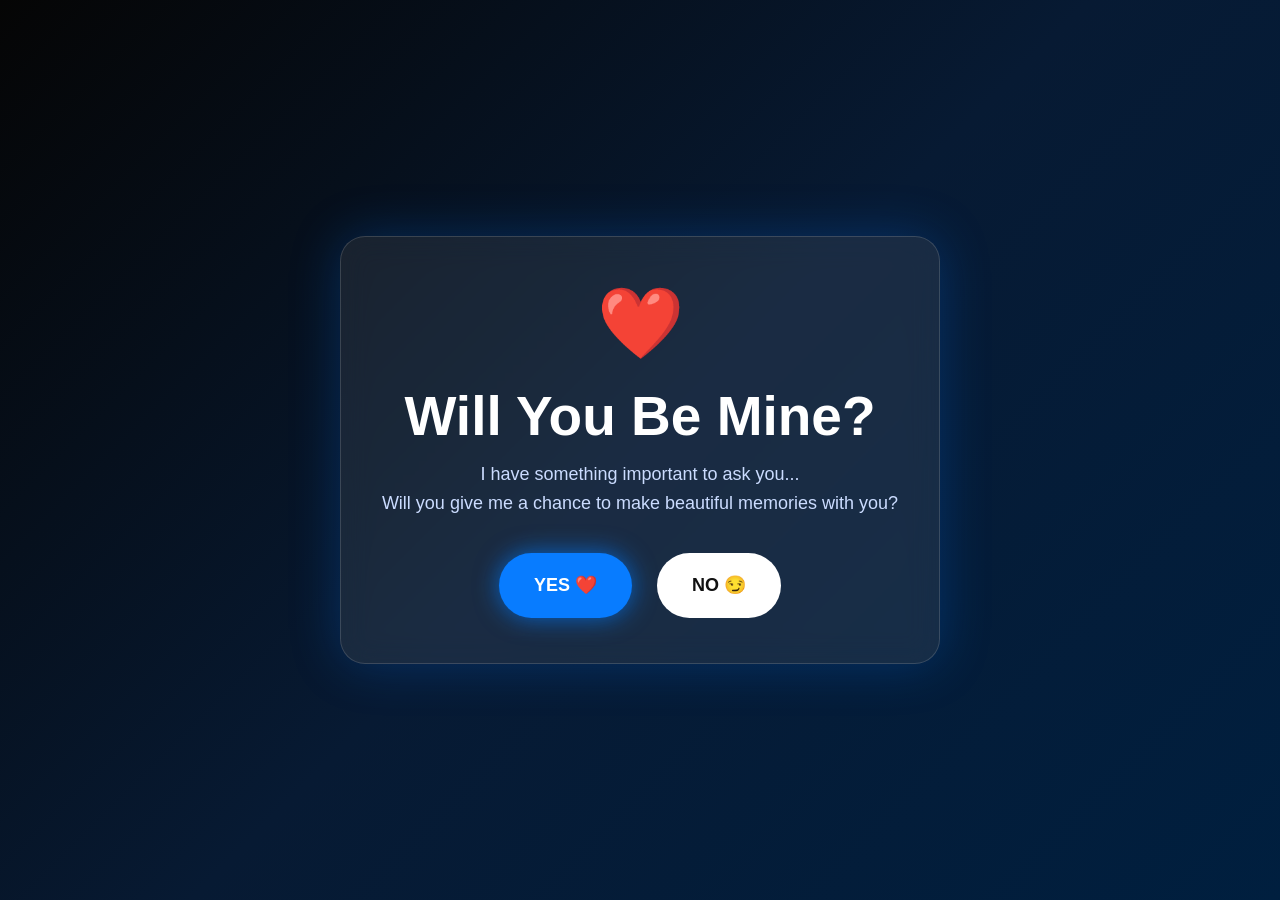
<file: ilove.html>
<!DOCTYPE html>
<html lang="en">
<head>
  <meta charset="UTF-8">
  <meta name="viewport" content="width=device-width, initial-scale=1.0">
  <title>Will You Be Mine? ❤️</title>

  <style>
    * {
      box-sizing: border-box;
      margin: 0;
      padding: 0;
      font-family: Arial, sans-serif;
    }

    body {
      min-height: 100vh;
      background: linear-gradient(135deg, #050505, #071a33, #001f3f);
      color: white;
      overflow: hidden;
    }

    .page {
      min-height: 100vh;
      display: flex;
      align-items: center;
      justify-content: center;
      text-align: center;
      padding: 25px;
    }

    .card {
      width: min(90%, 600px);
      padding: 45px 30px;
      border-radius: 25px;
      background: rgba(255,255,255,0.08);
      backdrop-filter: blur(15px);
      border: 1px solid rgba(255,255,255,0.15);
      box-shadow: 0 0 50px rgba(0,120,255,0.25);
    }

    .heart {
      font-size: 70px;
      animation: heartbeat 1.2s infinite;
    }

    @keyframes heartbeat {
      50% {
        transform: scale(1.15);
      }
    }

    h1 {
      margin: 20px 0 12px;
      font-size: clamp(30px, 7vw, 55px);
    }

    p {
      color: #cbdcff;
      font-size: 18px;
      line-height: 1.6;
    }

    .buttons {
      margin-top: 35px;
      display: flex;
      justify-content: center;
      gap: 25px;
      position: relative;
      min-height: 65px;
    }

    button {
      border: none;
      padding: 16px 35px;
      border-radius: 50px;
      font-size: 18px;
      font-weight: bold;
      cursor: pointer;
      transition: 0.2s;
    }

    #yes {
      background: #087cff;
      color: white;
      box-shadow: 0 0 25px rgba(0,124,255,0.7);
    }

    #yes:hover {
      transform: scale(1.08);
    }

    #no {
      background: white;
      color: #111;
      position: relative;
    }

    /* DATE PAGE */

    #datePage {
      display: none;
    }

    .date-card {
      width: min(95%, 700px);
      padding: 35px;
      border-radius: 25px;
      background: rgba(255,255,255,0.08);
      backdrop-filter: blur(15px);
    }

    .date-card h2 {
      font-size: 38px;
      margin-bottom: 10px;
    }

    .date-grid {
      display: grid;
      grid-template-columns: repeat(2, 1fr);
      gap: 15px;
      margin-top: 30px;
    }

    .option {
      padding: 22px;
      border-radius: 18px;
      background: rgba(255,255,255,0.09);
      border: 1px solid rgba(255,255,255,0.15);
      cursor: pointer;
      transition: .25s;
    }

    .option:hover {
      transform: translateY(-5px);
      background: rgba(0,120,255,.25);
    }

    .option.selected {
      background: #087cff;
      box-shadow: 0 0 25px rgba(0,124,255,.5);
    }

    .option span {
      display: block;
      font-size: 35px;
      margin-bottom: 8px;
    }

    #confirm {
      margin-top: 30px;
      background: #087cff;
      color: white;
      width: 100%;
    }

    #message {
      margin-top: 20px;
      color: #7db9ff;
      font-weight: bold;
    }

    @media(max-width: 600px) {
      .date-grid {
        grid-template-columns: 1fr;
      }

      .card {
        padding: 35px 20px;
      }
    }
  </style>
</head>

<body>

  <!-- PAGE 1 -->
  <section class="page" id="proposalPage">
    <div class="card">

      <div class="heart">❤️</div>

      <h1>Will You Be Mine?</h1>

      <p>
        I have something important to ask you...
        <br>
        Will you give me a chance to make beautiful memories with you?
      </p>

      <div class="buttons">
        <button id="yes">YES ❤️</button>
        <button id="no">NO 😏</button>
      </div>

    </div>
  </section>


  <!-- PAGE 2 -->
  <section class="page" id="datePage">
    <div class="date-card">

      <div class="heart">💙</div>

      <h2>It's a Date! 🎉</h2>

      <p>
        Now let's plan our first adventure together.
        <br>
        Choose what sounds perfect to you.
      </p>

      <div class="date-grid">

        <div class="option">
          <span>🍽️</span>
          Dinner
        </div>

        <div class="option">
          <span>🎬</span>
          Movie Night
        </div>

        <div class="option">
          <span>🌅</span>
          Sunset Date
        </div>

        <div class="option">
          <span>☕</span>
          Coffee & Talk
        </div>

      </div>

      <button id="confirm">
        This Is Our Date ❤️
      </button>

      <div id="message"></div>

    </div>
  </section>


  <script>

    const yes = document.getElementById("yes");
    const no = document.getElementById("no");

    const proposalPage = document.getElementById("proposalPage");
    const datePage = document.getElementById("datePage");

    // YES opens the date-planning page
    yes.addEventListener("click", () => {
      proposalPage.style.display = "none";
      datePage.style.display = "flex";
      document.body.style.overflow = "auto";
    });


    // Make NO run away
    function moveNoButton() {

      const padding = 20;

      const maxX =
        window.innerWidth -
        no.offsetWidth -
        padding;

      const maxY =
        window.innerHeight -
        no.offsetHeight -
        padding;

      const x =
        Math.max(padding, Math.random() * maxX);

      const y =
        Math.max(padding, Math.random() * maxY);

      no.style.position = "fixed";
      no.style.left = x + "px";
      no.style.top = y + "px";
    }

    // Desktop cursor detection
    no.addEventListener("mouseenter", moveNoButton);

    // Extra protection 😏
    no.addEventListener("mouseover", moveNoButton);

    // Mobile users can tap it, but it escapes
    no.addEventListener("touchstart", (event) => {
      event.preventDefault();
      moveNoButton();
    });


    // Date selection
    const options = document.querySelectorAll(".option");

    options.forEach(option => {

      option.addEventListener("click", () => {

        options.forEach(item =>
          item.classList.remove("selected")
        );

        option.classList.add("selected");

      });

    });


    // Confirm date
    document.getElementById("confirm").addEventListener("click", () => {

      const selected = document.querySelector(".option.selected");

      const message = document.getElementById("message");

      if (!selected) {
        message.textContent =
          "Choose our date first 😌❤️";
        return;
      }

      message.textContent =
        "Perfect! " +
        selected.textContent.trim() +
        " it is. ❤️ I can't wait!";
    });

  </script>

</body>
</html>
</file>
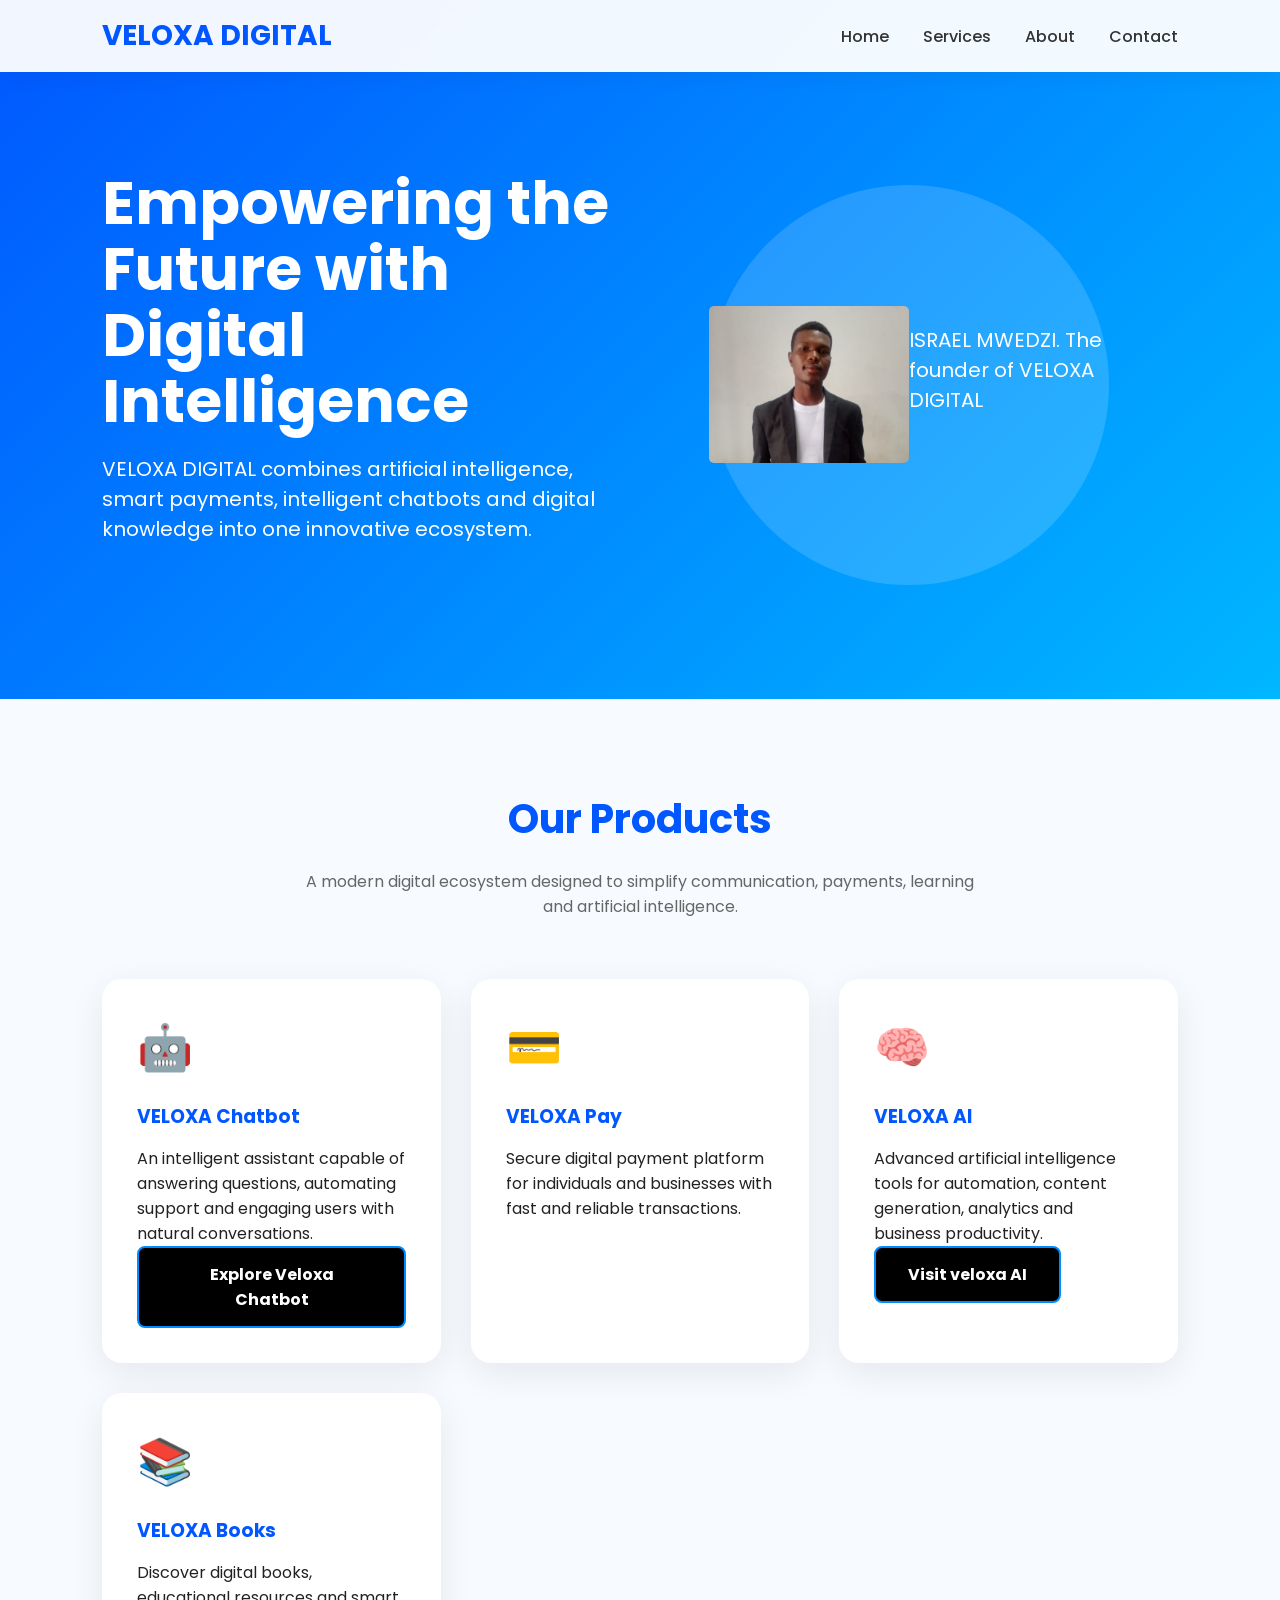
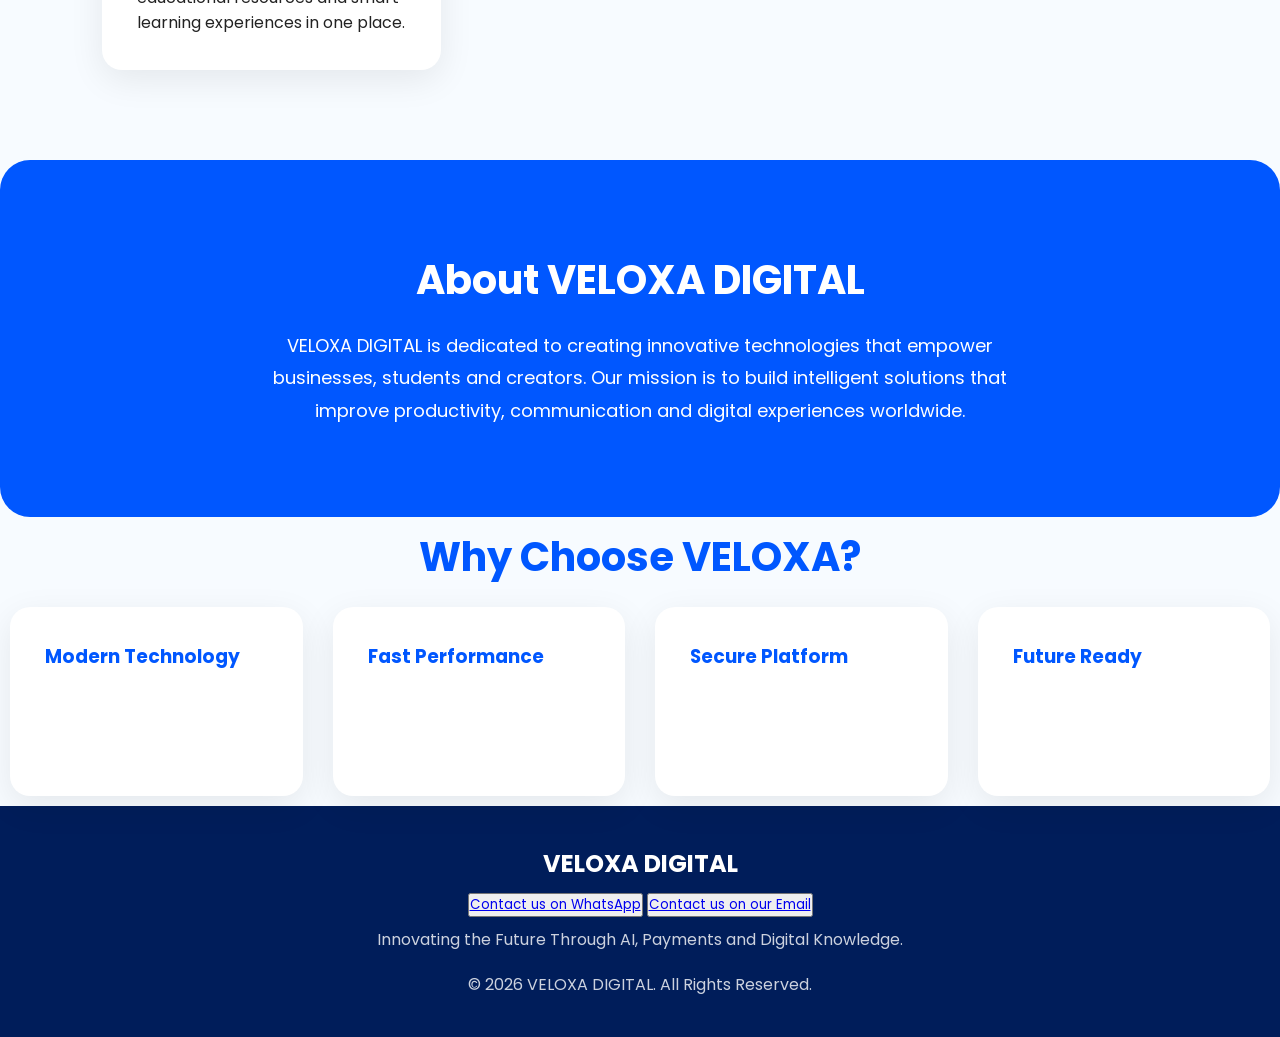
<file: welcome.html>
<!DOCTYPE html>
<html lang="en">
<head>

<meta charset="UTF-8">
<meta name="viewport" content="width=device-width, initial-scale=1.0">

<title>VELOXA DIGITAL | AI, Payments, Chatbot & Books</title>

<meta name="description" content="VELOXA DIGITAL delivers intelligent AI solutions including VELOXA AI, VELOXA Chatbot, VELOXA Pay and VELOXA Books.">

<meta name="keywords" content="VELOXA, AI, chatbot, payments, books, digital platform">

<meta name="author" content="ISAREL MWEDZI">

<meta property="og:title" content="VELOXA DIGITAL">
<meta property="og:description" content="The future of AI and digital innovation.">
<meta property="og:type" content="website">

<link href="https://fonts.googleapis.com/css2?family=Poppins:wght@300;400;500;600;700&display=swap" rel="stylesheet">

<style>

*{
margin:0;
padding:0;
box-sizing:border-box;
font-family:'Poppins',sans-serif;
}

body{
background:#f7fbff;
color:#222;
overflow-x:hidden;
}

header{
position:fixed;
width:100%;
background:rgba(255,255,255,.95);
backdrop-filter:blur(10px);
padding:15px 8%;
display:flex;
justify-content:space-between;
align-items:center;
z-index:1000;
box-shadow:0 5px 20px rgba(0,0,0,.05);
}

.logo{
font-size:28px;
font-weight:700;
color:#0057ff;
}

nav a{
margin-left:30px;
text-decoration:none;
color:#333;
font-weight:500;
transition:.3s;
}

nav a:hover{
color:#0057ff;
}

.hero{
padding:170px 8% 100px;
display:flex;
flex-wrap:wrap;
align-items:center;
justify-content:space-between;
background:linear-gradient(135deg,#0057ff,#00b7ff);
color:white;
}

.hero-text{
flex:1;
min-width:320px;
}

.hero h1{
font-size:60px;
line-height:1.1;
margin-bottom:20px;
}

.hero p{
font-size:20px;
max-width:600px;
margin-bottom:30px;
}

.btn{
display:inline-block;
padding:15px 35px;
background:white;
color:#0057ff;
font-weight:600;
border-radius:40px;
text-decoration:none;
transition:.3s;
}

.btn:hover{
transform:translateY(-5px);
}

.hero-image{
flex:1;
display:flex;
justify-content:center;
min-width:320px;
}

.circle{
width:400px;
height:400px;
border-radius:50%;
background:rgba(255,255,255,.15);
display:flex;
justify-content:center;
align-items:center;
font-size:140px;
}

section{
padding:90px 8%;
}

.title{
text-align:center;
font-size:40px;
margin-bottom:20px;
color:#0057ff;
}

.subtitle{
text-align:center;
max-width:700px;
margin:auto;
margin-bottom:60px;
color:#666;
}

.grid{
display:grid;
grid-template-columns:repeat(auto-fit,minmax(260px,1fr));
gap:30px;
}

.card{
background:white;
padding:35px;
border-radius:20px;
box-shadow:0 10px 35px rgba(0,0,0,.08);
transition:.4s;
}

.card:hover{
transform:translateY(-10px);
}

.icon{
font-size:45px;
margin-bottom:20px;
}

.card h3{
margin-bottom:15px;
color:#0057ff;
}

.about{
background:#0057ff;
color:white;
text-align:center;
border-radius:30px;
}

.about p{
max-width:800px;
margin:auto;
font-size:18px;
line-height:1.8;
}

footer{
background:#001d5a;
color:white;
text-align:center;
padding:40px;
}

footer p{
opacity:.8;
}

@media(max-width:900px){

.hero{
text-align:center;
}

.hero h1{
font-size:42px;
}

.circle{
width:280px;
height:280px;
font-size:100px;
margin-top:50px;
}

nav{
display:none;
}

}

.fade{
opacity:0;
transform:translateY(40px);
transition:1s;
}

.fade.show{
opacity:1;
transform:translateY(0);
}
  #ai{
    background-color:blue;
  color:white;
    border-radius:5px;
    display:flex;
    
  }
  #contact{
    bacground-color:orange;
    padding:10px;
    border-radius:10px;
    color:white;
    
  }
  #israel{
    border-radius:5px;
    display:flex;
    
  }

#btn {
    padding: 14px 32px;
    font-size: 16px;
    font-weight: bold;
    color: white;
    background: black;
    border: 2px solid #008cff;
    border-radius: 8px;
    animation: blueBlackFlicker 1.5s infinite;
}

@keyframes blueBlackFlicker {
    0%, 100% {
        background: #000;
        border-color: #008cff;
        box-shadow: 0 0 5px #008cff;
    }

    20% {
        background: #006eff;
        box-shadow: 0 0 25px #006eff;
    }

    25% {
        background: #000;
        box-shadow: 0 0 3px #008cff;
    }

    50% {
        background: #006eff;
        box-shadow: 0 0 35px #006eff;
    }

    55% {
        background: #000;
        box-shadow: 0 0 5px #008cff;
    }

    80% {
        background: #008cff;
        box-shadow: 0 0 30px #008cff;
    }
}

</style>

</head>

<body>

<header>

<div class="logo">VELOXA DIGITAL</div>

<nav>
<a href="#">Home</a>
<a href="#services">Services</a>
<a href="#about">About</a>
<a href="#contact">Contact</a>
</nav>

</header>

<section class="hero">

<div class="hero-text">

<h1>Empowering the Future with Digital Intelligence</h1>

<p>VELOXA DIGITAL combines artificial intelligence, smart payments, intelligent chatbots and digital knowledge into one innovative ecosystem.</p><br/>
  
</div>

<div class="hero-image">

<div class="circle"><img id="israel" src="IMG-20260626-WA0041_1.jpg" alt="Israel Mwedzi" width="200"</div><br/>
  <p> ISRAEL MWEDZI. The founder of VELOXA DIGITAL</p>

</div>

</section>

<section id="services">

<h2 class="title fade">Our Products</h2>

<p class="subtitle fade">
A modern digital ecosystem designed to simplify communication,
payments, learning and artificial intelligence.
</p>

<div class="grid">

<div class="card fade">
<div class="icon">🤖</div>
<h3>VELOXA Chatbot</h3>
<p>
An intelligent assistant capable of answering questions,
automating support and engaging users with natural conversations.<br/>
  <button id="btn" onclick="chat()">Explore Veloxa Chatbot</button>
</p>
</div>

<div class="card fade">
<div class="icon">💳</div>
<h3>VELOXA Pay</h3>
<p>
Secure digital payment platform for individuals and businesses with
fast and reliable transactions.
</p>
</div>

<div class="card fade">
<div class="icon">🧠</div>
<h3>VELOXA AI</h3>
<p>
Advanced artificial intelligence tools for automation,
content generation, analytics and business productivity.
  <button id="btn"  onclick="ai()">Visit veloxa AI</button>

</p>
</div>

<div class="card fade">
<div class="icon">📚</div>
<h3>VELOXA Books</h3>
<p>
Discover digital books, educational resources and smart learning
experiences in one place.
</p>
</div>

</div>

</section>

<section id="about" class="about fade">

<h2 class="title" style="color:white;">About VELOXA DIGITAL</h2>

<p>

VELOXA DIGITAL is dedicated to creating innovative technologies
that empower businesses, students and creators. Our mission is
to build intelligent solutions that improve productivity,
communication and digital experiences worldwide.

</p>

</section>

<section id="contact">

<h2 class="title fade">Why Choose VELOXA?</h2>

<div class="grid">

<div class="card fade">
<h3>Modern Technology</h3>
<p>Powered by the latest AI and cloud innovations.</p>
</div>

<div class="card fade">
<h3>Fast Performance</h3>
<p>Optimized for speed, responsiveness and reliability.</p>
</div>

<div class="card fade">
<h3>Secure Platform</h3>
<p>Built with security and privacy as top priorities.</p>
</div>

<div class="card fade">
<h3>Future Ready</h3>
<p>Designed to grow with emerging technologies.</p>
</div>

</div>

</section>

<footer>

<h2>VELOXA DIGITAL</h2>
  <div id="contact">
<button id="WhatsApp"><a href="https://wa.me/+263773623932">Contact us on WhatsApp</a></button>
<button id="email"><a href="mailto:israelmwedzi28@gmail.com">Contact us on our Email</a></button>
  </div>
  
<p>Innovating the Future Through AI, Payments and Digital Knowledge.</p>

<p style="margin-top:20px;">
© 2026 VELOXA DIGITAL. All Rights Reserved.
</p>

</footer>

<script>

const observer=new IntersectionObserver(entries=>{
entries.forEach(entry=>{
if(entry.isIntersecting){
entry.target.classList.add("show");
}
});
});

document.querySelectorAll(".fade").forEach(el=>{
observer.observe(el);
});
  function chat(){
    open("./chatbot.html");
  }
  function ai(){
    open("./ai.html")
  }

</script>

</body>
</html>
</file>
<file: index.css>
/* <!--html, body {
      margin: 0;
      padding: 0;
      height: 100%;
      width: 100%;
    }

    .fullscreen {
      height: 100vh;   
      /width: 100vw;    
     // background: #000; 
     // display: flex;
     // justify-content: center;
    //  align-items: center;
    }*-->*/
    

            body {
                font-family: Arial, sans-serif;
                
                background-image:url(file_000000003d6471fda750902855df4f8d.png);
                background-position:fixed;
                background-size:cover;
                background-repeat:no-repeat;
                background-position:center;
            }
            .login-container {
                width: 300px;
                margin: 50px auto;
                padding: 20px;
                background-color: grey;
                border: 1px solid #ddd;
                border-radius: 10px;
                animation: glitter 5s infinite;


@keyframes glitter {
  0% {
    border-color: #ff69b4;
    box-shadow: 0 0 10px #ff69b4;
  }
  20% {
    border-color: #33cc33;
    box-shadow: 0 0 10px #33cc33;
  }
  40% {
    border-color: #6666ff;
    box-shadow: 0 0 10px #6666ff;
  }
  60% {
    border-color: #ff9900;
    box-shadow: 0 0 10px #ff9900;
  }
  80% {
    border-color: #cc00cc;
    box-shadow: 0 0 10px #cc00cc;
  }
  100% {
    border-color: #ff69b4;
    box-shadow: 0 0 10px #ff69b4;
  }
                }
                
            }
                
                
            
            .login-container h2 {
                text-align: center;
                margin-bottom: 20px;
            }
            .login-container input[type="text"], .login-container input[type="password"] {
                width: 100%;
                padding: 10px;
                margin-bottom: 20px;
                border: 1px solid #ccc;
                border-radius: 5px;
            }
            .login-container button {
                width: 100%;
                padding: 10px;
                background-color: #007bff;
                color: white;
                border: none;
                border-radius: 5px;
                cursor: pointer;
            }
            .login-container button:hover {
                background-color: #0056b3;
            }
            .error-message {
                color: red;
                font-size: 14px;
                margin-bottom: 10px;
                display: none;
            }
            footer {
                text-align: center;
                padding: 20px;
                background-color: transparent;
                border-top: 1px solid #ddd;
            }
            footer button {
                margin: 5px;
                padding: 10px 15px;
                background-color: black;
                color: white;
                border: none;
                border-radius: 5px;
                cursor: pointer;
            }
            footer button:hover {
                background-color: #0056b3;
            }
            footer a {
                color: white;
                text-decoration: none;
            }

            #blockchain{
                color:white;
                background-color:orange;
                width:100px;
                height:100px;
                border-radius:10px;
                padding:20px;
                position:center;
            
            }
            #blockchain:hover{
                color:white;
                background-color:green;
                width:101px;
                height:101px;
                border-radius:15px;
                padding:15px;
                position:center;
            }
        
#chatBot{
     background-color:blue;
      color:white;
      position:center;
      padding:15px;
      border-radius:10px;
      
}
</file>
